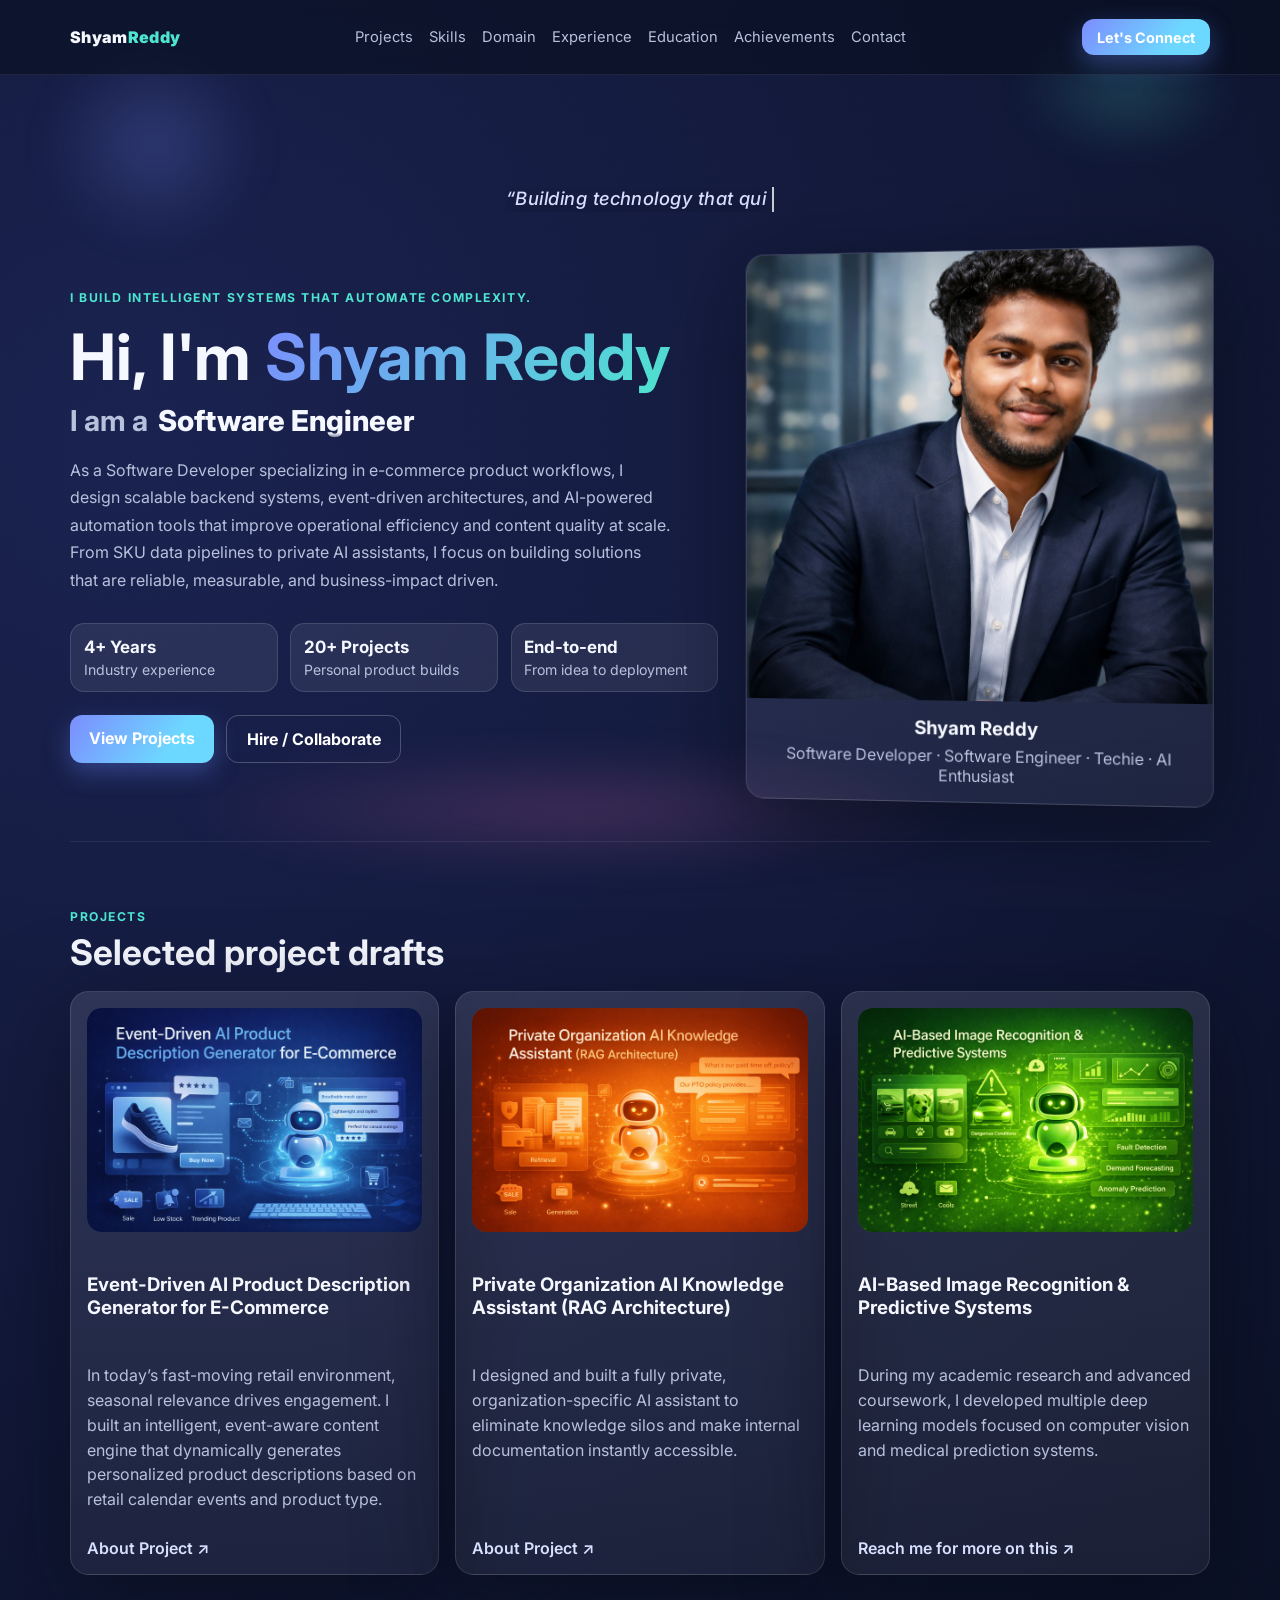
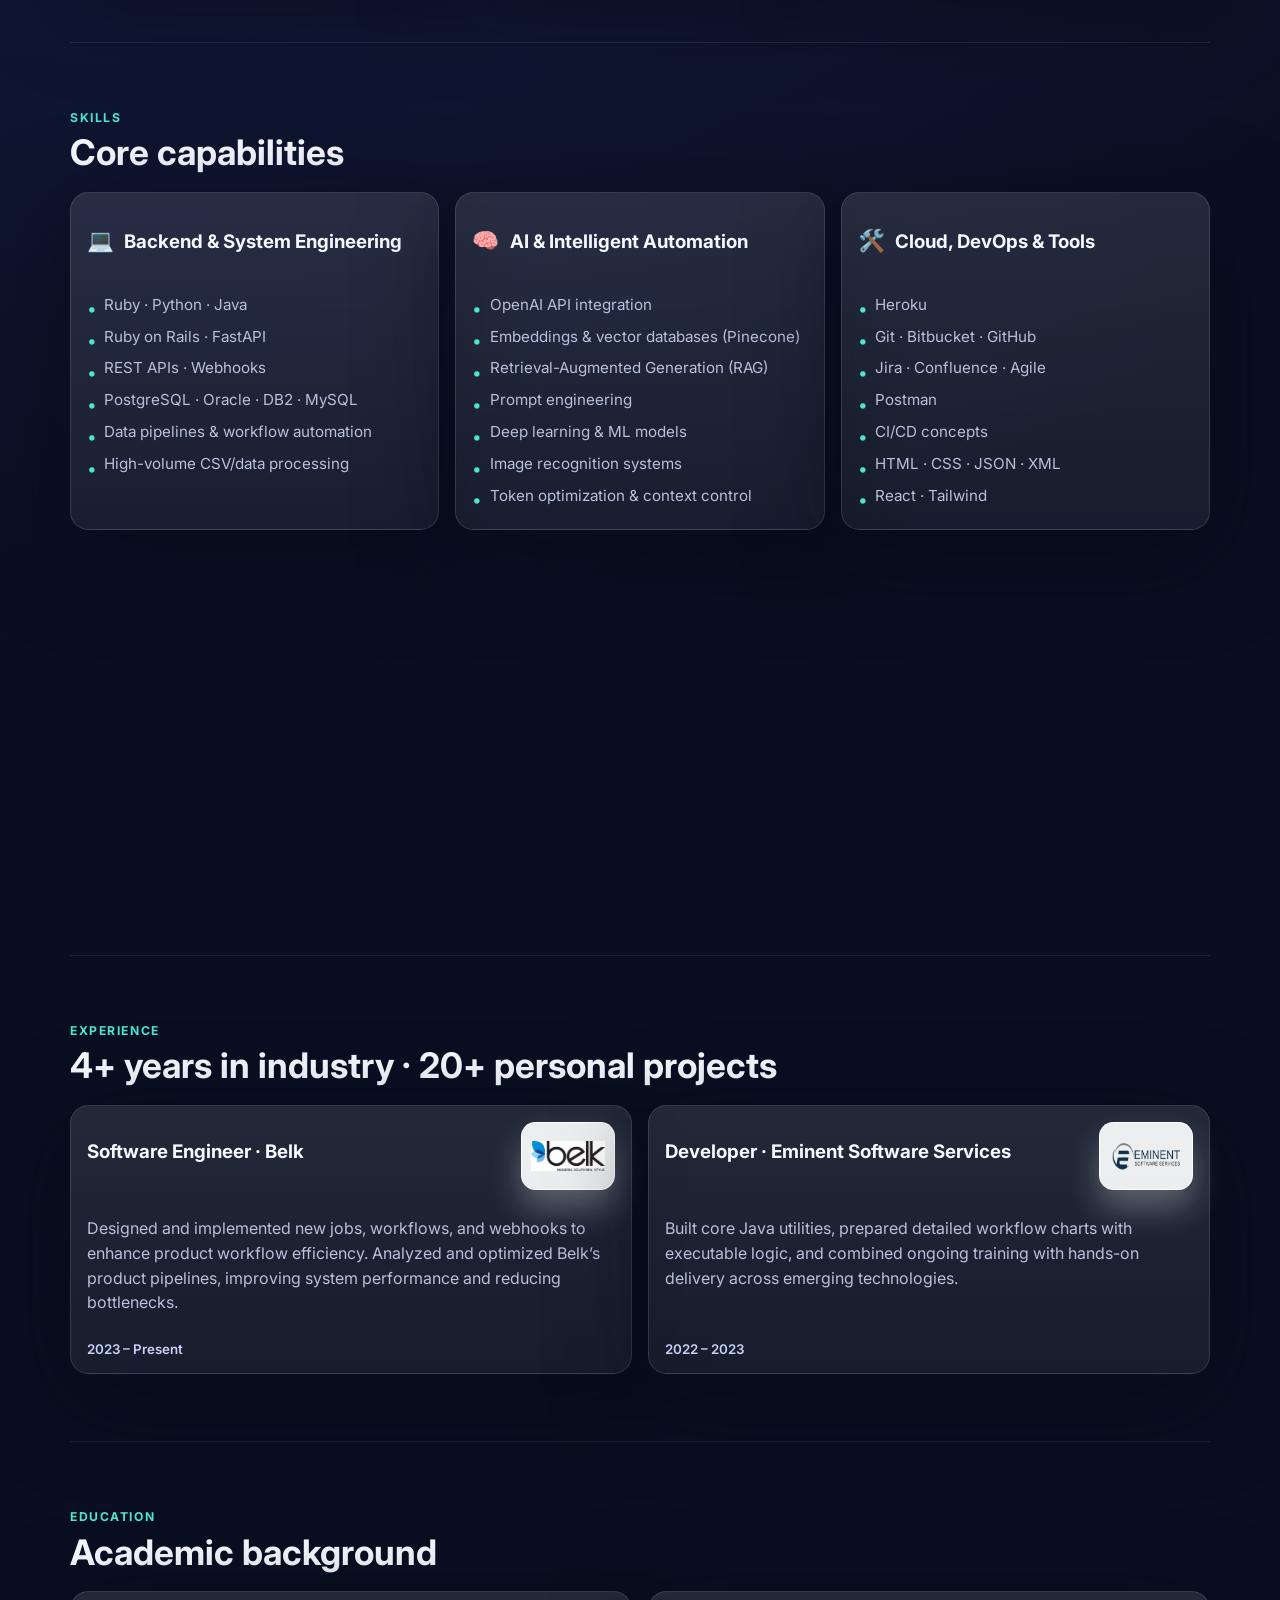
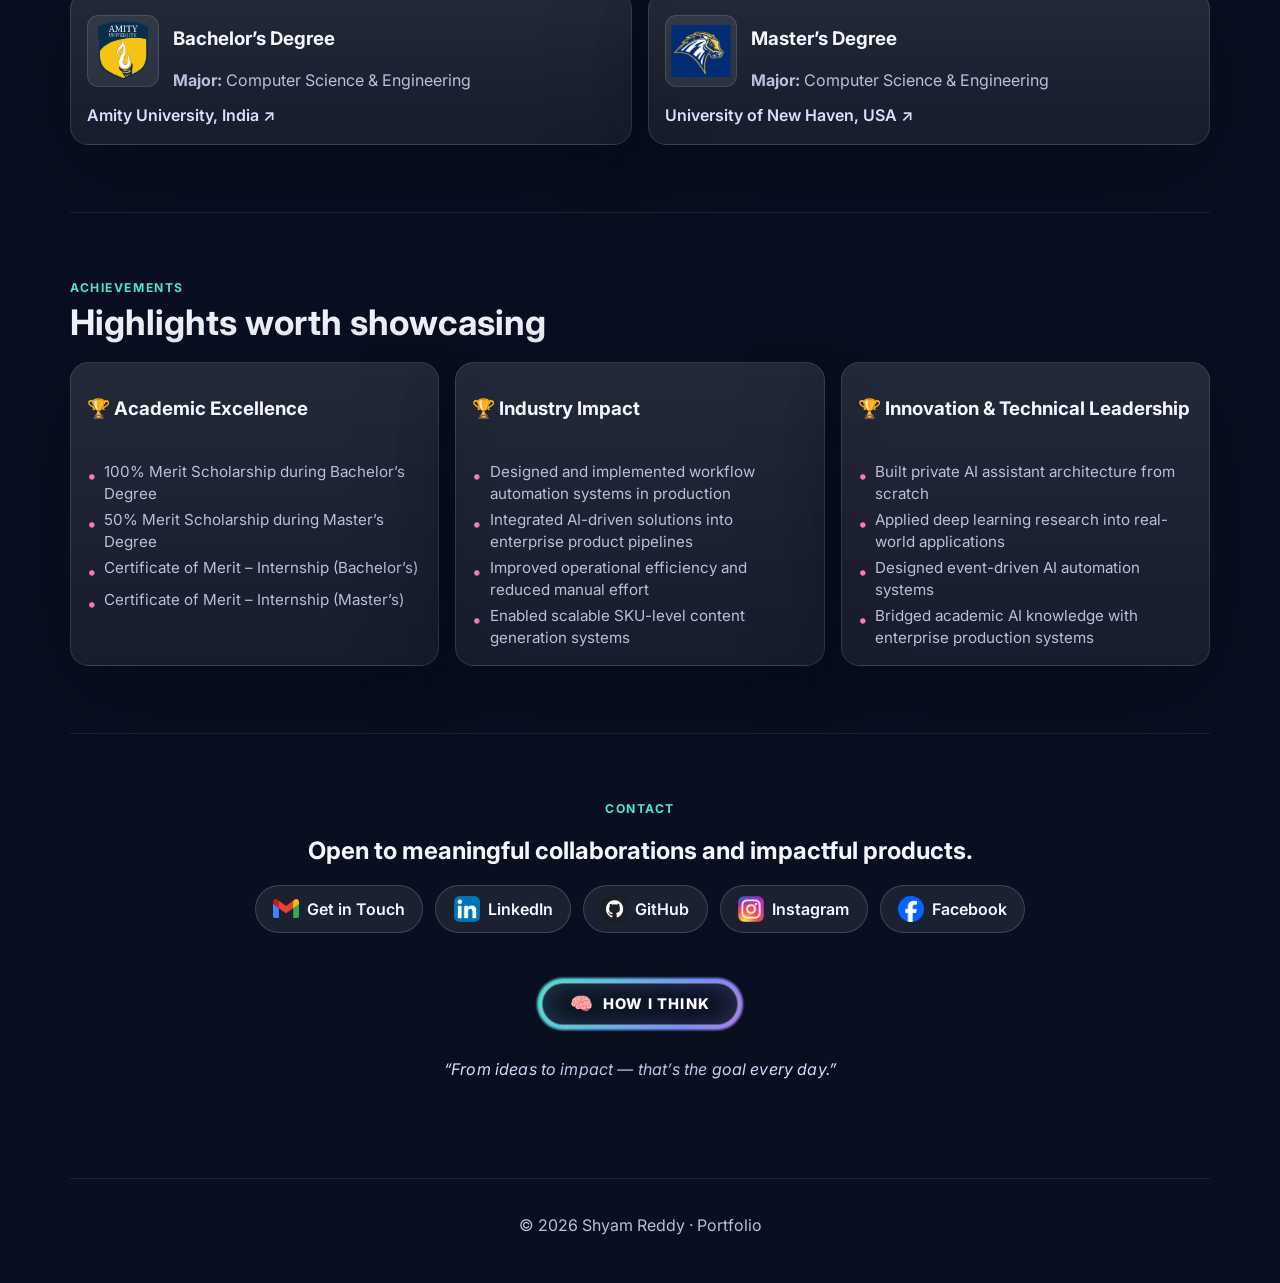
<file: index.html>
<!DOCTYPE html>
<html lang="en">
  <head>
    <meta charset="UTF-8" />
    <meta name="viewport" content="width=device-width, initial-scale=1.0" />
    <meta
      name="description"
      content="Shyam Reddy portfolio draft with modern 2026 visual style, rolling headline, and complete personal branding sections."
    />
    <title>Shyam Reddy | Software Portfolio</title>
    <link rel="preconnect" href="https://fonts.googleapis.com" />
    <link rel="preconnect" href="https://fonts.gstatic.com" crossorigin />
    <link
      href="https://fonts.googleapis.com/css2?family=Inter:wght@400;500;600;700;800;900&display=swap"
      rel="stylesheet"
    />
    <link
      rel="icon"
      href="data:image/svg+xml,%3Csvg xmlns='http://www.w3.org/2000/svg' viewBox='0 0 100 100'%3E%3Ctext x='50%25' y='52%25' text-anchor='middle' dominant-baseline='central' font-size='100'%3E%F0%9F%92%BB%3C/text%3E%3C/svg%3E"
    />
    <link rel="stylesheet" href="styles.css" />
  </head>
  <body>
    <div class="ambient"></div>
    <div class="noise"></div>

    <header class="site-header">
      <div class="container nav-wrap">
        <a class="brand" href="#home">Shyam<span>Reddy</span></a>
        <nav class="nav" id="site-nav">
          <a href="#projects">Projects</a>
          <a href="#skills">Skills</a>
          <a href="#domain">Domain</a>
          <a href="#experience">Experience</a>
          <a href="#education">Education</a>
          <a href="#achievements">Achievements</a>
          <a href="#contact">Contact</a>
        </nav>
        <div class="nav-actions">
          <a class="btn btn-small" href="#contact">Let's Connect</a>
          <button class="menu-toggle" aria-label="Toggle navigation" aria-controls="site-nav" aria-expanded="false">
            <span class="menu-toggle-line"></span>
            <span class="menu-toggle-line"></span>
            <span class="menu-toggle-line"></span>
          </button>
        </div>
      </div>
    </header>

    <main id="home">
      <section class="hero container reveal">
        <p
          class="hero-quote"
          data-quote="“Building technology that quietly makes everyday lives better.”"
        >
          <span class="hero-quote-text" aria-label="Building technology that quietly makes everyday lives better.">
            “Building technology that quietly makes everyday lives better.”
          </span>
        </p>

        <div class="hero-layout">
          <article class="hero-copy">
            <p class="tag">I build intelligent systems that automate complexity.</p>
            <h1>
              Hi, I'm <span class="name-gradient">Shyam Reddy</span>
              <span class="role-line">
                <span>I am a</span>
                <span class="rolling-wrapper" aria-live="polite">
                  <span id="rolling-track" class="rolling-track">
                    <span>Software Developer</span>
                    <span>Software Engineer</span>
                    <span>Techie</span>
                    <span>AI Enthusiast</span>
                    <span>Software Developer</span>
                  </span>
                </span>
              </span>
            </h1>
            <p class="lead">
              As a Software Developer specializing in e-commerce product workflows, I design scalable backend systems, event-driven architectures, and AI-powered automation tools that improve operational efficiency and content quality at scale.

From SKU data pipelines to private AI assistants, I focus on building solutions that are reliable, measurable, and business-impact driven.
            </p>
            <div class="hero-stats">
              <div>
                <h3>4+ Years</h3>
                <p>Industry experience</p>
              </div>
              <div>
                <h3>20+ Projects</h3>
                <p>Personal product builds</p>
              </div>
              <div>
                <h3>End-to-end</h3>
                <p>From idea to deployment</p>
              </div>
            </div>
            <div class="hero-actions">
              <a class="btn" href="#projects">View Projects</a>
              <a class="btn ghost" href="#contact">Hire / Collaborate</a>
            </div>
          </article>

          <article class="profile-card">
            <img src="assets/Shyam_portfolio.png" alt="Shyam Reddy profile portrait" />
            <div class="profile-meta">
              <h3>Shyam Reddy</h3>
              <p>Software Developer · Software Engineer · Techie · AI Enthusiast</p>
            </div>
          </article>
        </div>
      </section>

      <section id="projects" class="container reveal">
        <div class="section-head">
          <p class="tag">Projects</p>
          <h2>Selected project drafts</h2>
        </div>
        <div class="grid three">
          <article class="card project-card">
            <figure class="thumb project-thumb">
              <img
                src="assets/ai-description.png"
                alt="AI-generated ecommerce product descriptions displayed on multiple screens"
                loading="lazy"
              />
            </figure>
            <h3>Event-Driven AI Product Description Generator for E-Commerce</h3>
            <p>In today’s fast-moving retail environment, seasonal relevance drives engagement. I built an intelligent, event-aware content engine that dynamically generates personalized product descriptions based on retail calendar events and product type.</p>
            <a
              href="https://www.linkedin.com/feed/update/urn:li:activity:7337219606584995840/"
              target="_blank"
              rel="noopener noreferrer"
              aria-label="Open event-driven AI product description generator project"
            >
              About Project ↗
            </a>
          </article>
          <article class="card project-card">
            <figure class="thumb project-thumb">
              <img
                src="assets/chatbot.png"
                alt="Private AI assistant interface with knowledge graph overlays"
                loading="lazy"
              />
            </figure>
            <h3>Private Organization AI Knowledge Assistant (RAG Architecture)</h3>
            <p>I designed and built a fully private, organization-specific AI assistant to eliminate knowledge silos and make internal documentation instantly accessible.</p>
            <a
              href="https://www.linkedin.com/feed/update/urn:li:activity:7371647512354398208/"
              target="_blank"
              rel="noopener noreferrer"
              aria-label="Open private organization AI knowledge assistant project"
            >
              About Project ↗
            </a>
          </article>
          <article class="card project-card">
            <figure class="thumb project-thumb">
              <img
                src="assets/image-prediction.png"
                alt="Neural network visualization analyzing medical imagery"
                loading="lazy"
              />
            </figure>
            <h3>AI-Based Image Recognition & Predictive Systems</h3>
            <p>During my academic research and advanced coursework, I developed multiple deep learning models focused on computer vision and medical prediction systems.</p>
            <a
              href="https://www.linkedin.com/in/shyamrb/details/projects/"
              target="_blank"
              rel="noopener noreferrer"
              aria-label="Open AI-based image recognition and predictive systems details"
            >
              Reach me for more on this ↗
            </a>
          </article>
        </div>
      </section>

      <section id="skills" class="container reveal panel">
        <div class="section-head">
          <p class="tag">Skills</p>
          <h2>Core capabilities</h2>
        </div>
        <div class="grid three">
          <article class="card">
            <h3><span class="skill-icon" aria-hidden="true">💻</span> Backend &amp; System Engineering</h3>
            <ul class="skill-list">
              <li>Ruby · Python · Java</li>
              <li>Ruby on Rails · FastAPI</li>
              <li>REST APIs · Webhooks</li>
              <li>PostgreSQL · Oracle · DB2 · MySQL</li>
              <li>Data pipelines &amp; workflow automation</li>
              <li>High-volume CSV/data processing</li>
            </ul>
          </article>
          <article class="card">
            <h3><span class="skill-icon" aria-hidden="true">🧠</span> AI &amp; Intelligent Automation</h3>
            <ul class="skill-list">
              <li>OpenAI API integration</li>
              <li>Embeddings &amp; vector databases (Pinecone)</li>
              <li>Retrieval-Augmented Generation (RAG)</li>
              <li>Prompt engineering</li>
              <li>Deep learning &amp; ML models</li>
              <li>Image recognition systems</li>
              <li>Token optimization &amp; context control</li>
            </ul>
          </article>
          <article class="card">
            <h3><span class="skill-icon" aria-hidden="true">🛠️</span> Cloud, DevOps &amp; Tools</h3>
            <ul class="skill-list">
              <li>Heroku</li>
              <li>Git · Bitbucket · GitHub</li>
              <li>Jira · Confluence · Agile</li>
              <li>Postman</li>
              <li>CI/CD concepts</li>
              <li>HTML · CSS · JSON · XML</li>
              <li>React · Tailwind</li>
            </ul>
          </article>
        </div>
      </section>

      <section id="domain" class="container reveal">
        <div class="section-head">
          <p class="tag">Domain</p>
          <h2>Ecommerce &amp; Retail Systems</h2>
        </div>
        <article class="card highlight">
          <p>
            I specialize in product-centric e-commerce ecosystems — focusing on the architecture behind product workflows, data enrichment, SKU structuring, and content automation.My work directly supports large-scale retail environments handling high-volume product catalogs and cross-team operational workflows.
          </p>
        </article>
      </section>

      <section id="experience" class="container reveal">
        <div class="section-head">
          <p class="tag">Experience</p>
          <h2>4+ years in industry · 20+ personal projects</h2>
        </div>
        <div class="timeline">
          <article class="card experience-card">
            <div class="experience-card-head">
              <h3>Software Engineer · Belk</h3>
              <a
                class="experience-logo-link experience-logo-link--bright"
                href="https://www.belk.com/"
                target="_blank"
                rel="noopener noreferrer"
                aria-label="Visit Belk website"
              >
                <img
                  class="experience-logo"
                  src="assets/belk-logo.jpeg"
                  alt="Belk logo"
                  loading="lazy"
                />
              </a>
            </div>
            <p>
              Designed and implemented new jobs, workflows, and webhooks to enhance product workflow efficiency.
              Analyzed and optimized Belk’s product pipelines, improving system performance and reducing bottlenecks.
            </p>
            <small>2023 – Present</small>
          </article>
          <article class="card experience-card">
            <div class="experience-card-head">
              <h3>Developer · Eminent Software Services</h3>
              <a
                class="experience-logo-link experience-logo-link--bright"
                href="https://www.eminent8.com/"
                target="_blank"
                rel="noopener noreferrer"
                aria-label="Visit Eminent Software Services website"
              >
                <img
                  class="experience-logo"
                  src="assets/eminent-logo.png"
                  alt="Eminent Software Services logo"
                  loading="lazy"
                />
              </a>
            </div>
            <p>
              Built core Java utilities, prepared detailed workflow charts with executable logic, and combined ongoing training with hands-on delivery across emerging technologies.
            </p>
            <small>2022 – 2023</small>
          </article>
        </div>
      </section>

      <section id="education" class="container reveal panel">
        <div class="section-head">
          <p class="tag">Education</p>
          <h2>Academic background</h2>
        </div>
        <div class="grid two">
          <article class="card education-card">
            <div class="edu-headline">
              <img
                class="edu-logo"
                src="assets/Amity_University_logo.png"
                alt="Amity University logo"
                loading="lazy"
              />
              <div>
                <h3>Bachelor’s Degree</h3>
                <p><strong>Major:</strong> Computer Science &amp; Engineering</p>
              </div>
            </div>
            <p>
              <a href="https://www.amity.edu/" target="_blank" rel="noopener noreferrer">
                Amity University, India ↗
              </a>
            </p>
          </article>
          <article class="card education-card">
            <div class="edu-headline">
              <img
                class="edu-logo"
                src="assets/unh-logo.png"
                alt="University of New Haven logo"
                loading="lazy"
              />
              <div>
                <h3>Master’s Degree</h3>
                <p><strong>Major:</strong> Computer Science &amp; Engineering</p>
              </div>
            </div>
            <p>
              <a href="https://www.newhaven.edu/index.php" target="_blank" rel="noopener noreferrer">
                University of New Haven, USA ↗
              </a>
            </p>
          </article>
        </div>
      </section>

      <section id="achievements" class="container reveal">
        <div class="section-head">
          <p class="tag">Achievements</p>
          <h2>Highlights worth showcasing</h2>
        </div>
        <div class="grid three">
          <article class="card">
            <h3>🏆 Academic Excellence</h3>
            <ul class="achievement-list">
              <li>100% Merit Scholarship during Bachelor’s Degree</li>
              <li>50% Merit Scholarship during Master’s Degree</li>
              <li>Certificate of Merit – Internship (Bachelor’s)</li>
              <li>Certificate of Merit – Internship (Master’s)</li>
            </ul>
          </article>
          <article class="card">
            <h3>🏆 Industry Impact</h3>
            <ul class="achievement-list">
              <li>Designed and implemented workflow automation systems in production</li>
              <li>Integrated AI-driven solutions into enterprise product pipelines</li>
              <li>Improved operational efficiency and reduced manual effort</li>
              <li>Enabled scalable SKU-level content generation systems</li>
            </ul>
          </article>
          <article class="card">
            <h3>🏆 Innovation &amp; Technical Leadership</h3>
            <ul class="achievement-list">
              <li>Built private AI assistant architecture from scratch</li>
              <li>Applied deep learning research into real-world applications</li>
              <li>Designed event-driven AI automation systems</li>
              <li>Bridged academic AI knowledge with enterprise production systems</li>
            </ul>
          </article>
        </div>
      </section>

      <section id="contact" class="container cta reveal">
        <p class="tag">Contact</p>
        <h2>Open to meaningful collaborations and impactful products.</h2>
        <div class="contact-links">
          <a class="contact-chip" href="mailto:shyamreddybeeram0@gmail.com?subject=Shyam%2C%20writing%20to%20you%20from%20Portfolio%20website">
            <span class="contact-icon" aria-hidden="true">
              <img src="assets/Gmail_icon.png" alt="" loading="lazy" aria-hidden="true" />
            </span>
            <span>Get in Touch</span>
          </a>
          <a class="contact-chip" href="https://www.linkedin.com/in/shyamrb/" target="_blank" rel="noopener noreferrer">
            <span class="contact-icon" aria-hidden="true">
              <img src="assets/LinkedIn_logo.png" alt="" loading="lazy" aria-hidden="true" />
            </span>
            <span>LinkedIn</span>
          </a>
          <a class="contact-chip" href="https://github.com/shyamecomm" target="_blank" rel="noopener noreferrer">
            <span class="contact-icon" aria-hidden="true">
              <img src="assets/github_logo.webp" alt="" loading="lazy" aria-hidden="true" />
            </span>
            <span>GitHub</span>
          </a>
          <a class="contact-chip" href="https://www.instagram.com/shyam._reddy/" target="_blank" rel="noopener noreferrer">
            <span class="contact-icon" aria-hidden="true">
              <img src="assets/Instagram_logo.svg.png" alt="" loading="lazy" aria-hidden="true" />
            </span>
            <span>Instagram</span>
          </a>
          <a class="contact-chip" href="https://www.facebook.com/profile.php?id=100004393396434" target="_blank" rel="noopener noreferrer">
            <span class="contact-icon" aria-hidden="true">
              <img src="assets/2023_Facebook.png" alt="" loading="lazy" aria-hidden="true" />
            </span>
            <span>Facebook</span>
          </a>
        </div>
        <div class="contact-cta">
          <a class="btn-live" href="how-i-think.html">
            <span class="btn-live-icon" aria-hidden="true">🧠</span>
            <span class="btn-live-label">How I Think</span>
          </a>
        </div>
        <p class="closing-quote">“From ideas to impact — that’s the goal every day.”</p>
      </section>
    </main>

    <footer class="container footer">
      <p>© <span id="year"></span> Shyam Reddy · Portfolio</p>
    </footer>

    <script src="script.js"></script>
  </body>
</html>
</file>
<file: styles.css>
:root {
  --bg: #060913;
  --bg-soft: #0d1327;
  --surface: rgba(255, 255, 255, 0.08);
  --surface-strong: rgba(255, 255, 255, 0.12);
  --text: #f6f8ff;
  --muted: #b8c1dc;
  --accent: #7c8dff;
  --accent-2: #4de5cf;
  --accent-3: #ff74bd;
  --radius: 1.15rem;
  --shadow: 0 24px 90px rgba(6, 9, 19, 0.55);
}

* { box-sizing: border-box; }

html, body {
  margin: 0;
  font-family: "Inter", system-ui, -apple-system, sans-serif;
  color: var(--text);
  background: radial-gradient(circle at 10% 10%, #1a2250 0%, #090f21 44%), var(--bg);
  scroll-behavior: smooth;
}

body.nav-open { overflow: hidden; }

.ambient {
  position: fixed;
  inset: 0;
  pointer-events: none;
  background:
    radial-gradient(closest-side at 12% 16%, rgba(124, 141, 255, 0.24), transparent 70%),
    radial-gradient(closest-side at 88% 10%, rgba(77, 229, 207, 0.2), transparent 70%),
    radial-gradient(closest-side at 45% 90%, rgba(255, 116, 189, 0.18), transparent 70%);
  filter: blur(18px);
}

.noise {
  position: fixed;
  inset: 0;
  pointer-events: none;
  background-image: radial-gradient(rgba(255, 255, 255, 0.08) 0.5px, transparent 0.5px);
  background-size: 3px 3px;
  opacity: 0.15;
}

.container { width: min(1140px, 92vw); margin: 0 auto; }

.site-header {
  position: sticky;
  top: 0;
  z-index: 80;
  backdrop-filter: blur(14px);
  background: rgba(9, 15, 32, 0.62);
  border-bottom: 1px solid rgba(255, 255, 255, 0.08);
}

.nav-wrap {
  min-height: 74px;
  display: flex;
  align-items: center;
  justify-content: space-between;
  gap: 1rem;
  position: relative;
}
.brand { color: var(--text); text-decoration: none; font-weight: 900; letter-spacing: 0.02em; }
.brand span { color: var(--accent-2); }

.nav { display: flex; gap: 1rem; flex-wrap: wrap; justify-content: center; }
.nav a {
  color: var(--muted);
  text-decoration: none;
  font-size: 0.92rem;
  transition: color 180ms ease;
}
.nav a:hover { color: var(--text); }

.nav-actions {
  display: flex;
  align-items: center;
  gap: 0.6rem;
}

.menu-toggle {
  display: none;
  width: 46px;
  height: 46px;
  border-radius: 999px;
  border: 1px solid rgba(255, 255, 255, 0.22);
  background: rgba(6, 9, 19, 0.75);
  backdrop-filter: blur(8px);
  align-items: center;
  justify-content: center;
  flex-direction: column;
  gap: 0.28rem;
  cursor: pointer;
  transition: border-color 200ms ease, background 200ms ease;
}

.menu-toggle-line {
  width: 20px;
  height: 2px;
  border-radius: 999px;
  background: var(--text);
  transition: transform 200ms ease, opacity 200ms ease;
}

.menu-toggle.open .menu-toggle-line:nth-child(1) {
  transform: translateY(6px) rotate(45deg);
}

.menu-toggle.open .menu-toggle-line:nth-child(2) {
  opacity: 0;
}

.menu-toggle.open .menu-toggle-line:nth-child(3) {
  transform: translateY(-6px) rotate(-45deg);
}

main { padding-bottom: 2rem; }

.hero { padding: clamp(4.5rem, 8vw, 6rem) 0 2.4rem; }
.hero-quote,
.closing-quote {
  margin: 0;
  text-align: center;
  color: #d8deff;
  font-style: italic;
  letter-spacing: 0.01em;
}

.hero-quote {
  position: relative;
  display: flex;
  justify-content: center;
  max-width: 720px;
  margin: 0.6rem auto 0;
  padding: 0.4rem 1.6rem;
  font-weight: 500;
  text-align: center;
  text-shadow: 0 6px 18px rgba(15, 24, 52, 0.55);
}

.hero-quote-text {
  display: inline-block;
  margin: 0 auto;
  padding-right: 0.35rem;
  font-family: "Space Mono", "Inter", monospace;
  font-size: clamp(0.72rem, 1.95vw, 1.15rem);
  letter-spacing: 0.025em;
  white-space: pre-wrap;
  overflow: hidden;
  border-right: 2px solid rgba(255, 255, 255, 0.78);
  min-height: 1.35em;
  animation: heroCaretBlink 0.7s steps(1) infinite;
}

.hero-layout {
  margin-top: 2rem;
  display: grid;
  grid-template-columns: 1.16fr 0.84fr;
  gap: 1.4rem;
  align-items: center;
}

.tag {
  margin: 0;
  color: var(--accent-2);
  font-size: 0.76rem;
  text-transform: uppercase;
  letter-spacing: 0.13em;
  font-weight: 700;
}

.hero h1 { margin: 0.9rem 0 1rem; font-size: clamp(2.1rem, 5vw, 4.5rem); line-height: 1.15; }
.name-gradient {
  background: linear-gradient(130deg, var(--accent), var(--accent-2));
  background-clip: text;
  -webkit-background-clip: text;
  color: transparent;
}

.role-line {
  display: flex;
  align-items: center;
  gap: 0.6rem;
  margin-top: 0.45rem;
  width: 100%;
  font-size: clamp(1.1rem, 2.4vw, 1.8rem);
  line-height: 1.3;
  color: var(--muted);
  flex-wrap: nowrap;
}

.rolling-wrapper {
  position: relative;
  height: 1.4em;
  width: clamp(16ch, 26vw, 22ch);
  overflow: hidden;
  mask-image: linear-gradient(to bottom, transparent 0%, black 20%, black 80%, transparent 100%);
}

.rolling-track {
  position: absolute;
  left: 0;
  top: 0;
  display: flex;
  flex-direction: column;
  transform: translateY(0);
}

.rolling-track span {
  display: block;
  height: 1.4em;
  line-height: 1.4em;
  font-weight: 800;
  color: var(--text);
  white-space: nowrap;
}

@keyframes heroCaretBlink {
  0%, 45% { border-right-color: rgba(255, 255, 255, 0.78); }
  55%, 100% { border-right-color: transparent; }
}

.lead { color: var(--muted); max-width: 60ch; line-height: 1.72; }

.hero-stats {
  margin-top: 1.8rem;
  display: grid;
  grid-template-columns: repeat(3, 1fr);
  gap: 0.8rem;
}
.hero-stats > div {
  background: var(--surface);
  border: 1px solid rgba(255, 255, 255, 0.13);
  border-radius: 0.9rem;
  padding: 0.8rem;
}
.hero-stats h3 { margin: 0; font-size: 1.06rem; }
.hero-stats p { margin: 0.28rem 0 0; color: var(--muted); font-size: 0.88rem; }

.hero-actions { margin-top: 1.45rem; display: flex; flex-wrap: wrap; gap: 0.75rem; }

.btn {
  text-decoration: none;
  font-weight: 700;
  color: white;
  background: linear-gradient(125deg, var(--accent), #6dd8ff 70%);
  border-radius: 0.76rem;
  padding: 0.8rem 1.2rem;
  box-shadow: 0 9px 24px rgba(102, 135, 255, 0.34);
  transition: transform 180ms ease;
}
.btn:hover { transform: translateY(-2px); }
.btn.ghost {
  background: transparent;
  border: 1px solid rgba(255, 255, 255, 0.23);
  box-shadow: none;
}
.btn-small { font-size: 0.9rem; padding: 0.6rem 0.95rem; }

.profile-card,
.card {
  background: linear-gradient(180deg, rgba(255, 255, 255, 0.11), rgba(255, 255, 255, 0.06));
  border: 1px solid rgba(255, 255, 255, 0.12);
  border-radius: var(--radius);
  box-shadow: var(--shadow);
}

.profile-card {
  overflow: hidden;
  transform: perspective(900px) rotateY(-4deg);
  transition: transform 240ms ease;
}
.profile-card:hover { transform: perspective(900px) rotateY(0deg) translateY(-3px); }
.profile-card img { width: 100%; height: 450px; object-fit: cover; display: block; }
.profile-meta {
  padding: 1rem;
  text-align: center;
  display: flex;
  flex-direction: column;
  align-items: center;
  gap: 0.35rem;
}
.profile-meta h3 { margin: 0; }
.profile-meta p { color: var(--muted); margin: 0; text-align: center; }

section { margin: 0; }
main > section:not(.hero) {
  padding-block: clamp(2.8rem, 6vw, 4.2rem);
}
main > section + section {
  border-top: 1px solid rgba(255, 255, 255, 0.08);
}
.section-head h2 { margin: 0.4rem 0 0; font-size: clamp(1.55rem, 3vw, 2.2rem); }
.section-head + * { margin-top: 1.15rem; }
.panel { padding: 0; }

.grid { display: grid; gap: 1rem; margin-top: 0; align-items: stretch; }
.grid.three { grid-template-columns: repeat(auto-fit, minmax(280px, 1fr)); }
.grid.two { grid-template-columns: repeat(auto-fit, minmax(320px, 1fr)); }
.section-head + .grid { margin-top: 1.15rem; }

.card {
  padding: 1rem;
  display: flex;
  flex-direction: column;
  gap: 0.6rem;
  min-height: 100%;
  transition: transform 200ms ease, border-color 200ms ease;
}
.card:hover { transform: translateY(-5px); border-color: rgba(124, 141, 255, 0.58); }
.card p { color: var(--muted); line-height: 1.55; }
.card a { color: #d8e0ff; text-decoration: none; font-weight: 600; }
.card a:hover { text-decoration: underline; }
.project-card a { margin-top: auto; }

.experience-card { position: relative; }
.experience-card-head {
  display: flex;
  align-items: flex-start;
  justify-content: space-between;
  gap: 1rem;
}
.experience-logo-link {
  display: inline-flex;
  align-items: center;
  justify-content: center;
  border-radius: 0.9rem;
  background: rgba(255, 255, 255, 0.14);
  border: 1px solid rgba(255, 255, 255, 0.18);
  padding: 0.4rem 0.55rem;
  transition: transform 160ms ease, box-shadow 160ms ease;
}
.experience-logo-link:hover {
  transform: translateY(-2px);
  box-shadow: 0 10px 24px rgba(6, 9, 19, 0.45);
}
.experience-logo-link--bright {
  background: rgba(255, 255, 255, 0.92);
  border-color: rgba(255, 255, 255, 0.95);
  box-shadow: 0 18px 32px rgba(255, 255, 255, 0.28);
}
.experience-logo-link--bright .experience-logo {
  mix-blend-mode: multiply;
}
.experience-logo {
  width: 74px;
  height: 54px;
  object-fit: contain;
  border-radius: 0.45rem;
}

.project-thumb {
  overflow: hidden;
  position: relative;
  background: linear-gradient(135deg, rgba(255, 255, 255, 0.2), rgba(77, 229, 207, 0.08));
}

.thumb img {
  width: 100%;
  height: 100%;
  object-fit: cover;
  display: block;
  border-radius: inherit;
  transform: scale(1.02);
  transition: transform 250ms ease;
}

.project-card:hover .thumb img { transform: scale(1.06); }

.skill-list,
.achievement-list {
  list-style: none;
  margin: 0.75rem 0 0;
  padding: 0;
  display: flex;
  flex-direction: column;
  gap: 0.25rem;
  color: var(--muted);
  font-size: 0.95rem;
}

.skill-list li,
.achievement-list li {
  display: flex;
  gap: 0.45rem;
  line-height: 1.45;
}

.skill-list li::before,
.achievement-list li::before {
  content: '•';
  flex-shrink: 0;
  margin-top: 0.15rem;
  font-size: 1.1rem;
}

.skill-list li::before { color: var(--accent-2); }
.achievement-list li::before { color: var(--accent-3); }

.skill-icon {
  font-size: 1.35rem;
  margin-right: 0.4rem;
}

.thumb {
  min-height: 165px;
  border-radius: 0.9rem;
  margin: 0 0 0.8rem;
  overflow: hidden;
}
.gradient-1 { background: linear-gradient(135deg, #ff9ec4, #7f89ff 52%, #56efd0); }
.education-card {
  gap: 0.6rem;
}

.edu-headline {
  display: flex;
  gap: 0.85rem;
  align-items: center;
}

.edu-logo {
  width: 72px;
  height: 72px;
  object-fit: contain;
  border-radius: 0.7rem;
  background: rgba(255, 255, 255, 0.08);
  padding: 0.4rem;
  box-shadow: inset 0 0 0 1px rgba(255, 255, 255, 0.12);
}

.education-card p { margin: 0; }
.education-card p + p { margin-top: 0.5rem; }
.gradient-2 { background: linear-gradient(135deg, #ffbe7a, #f76895 52%, #875eff); }
.gradient-3 { background: linear-gradient(135deg, #53ceff, #6cf6c7 52%, #7982ff); }

.highlight { border: 1px solid rgba(77, 229, 207, 0.42); }

.timeline { display: grid; gap: 1rem; grid-template-columns: repeat(auto-fit, minmax(320px, 1fr)); }
.timeline small { color: #c7d1f5; font-weight: 600; }
.experience-card small {
  margin-top: auto;
  display: block;
}

.cta { text-align: center; padding-bottom: 3rem; }
.contact-links {
  margin-top: 1rem;
  display: flex;
  justify-content: center;
  gap: 0.75rem;
  flex-wrap: wrap;
}
.contact-links a {
  color: var(--text);
  text-decoration: none;
  background: rgba(255, 255, 255, 0.08);
  border: 1px solid rgba(255, 255, 255, 0.16);
  border-radius: 999px;
  padding: 0.62rem 1.1rem;
  transition: transform 170ms ease, border-color 170ms ease, background 170ms ease;
  display: inline-flex;
  align-items: center;
  gap: 0.5rem;
  font-weight: 600;
}
.contact-links a:hover {
  transform: translateY(-2px);
  border-color: rgba(124, 141, 255, 0.62);
  background: rgba(124, 141, 255, 0.18);
}

.contact-icon {
  display: inline-flex;
  align-items: center;
  justify-content: center;
  width: 1.6rem;
  height: 1.6rem;
}

.contact-icon svg,
.contact-icon img {
  width: 100%;
  height: 100%;
  display: block;
  border-radius: 0.35rem;
  object-fit: contain;
}

.contact-cta {
  width: 100%;
  margin-top: clamp(1.8rem, 4vw, 3rem);
  display: flex;
  justify-content: center;
}

.btn-live {
  position: relative;
  display: inline-flex;
  align-items: center;
  justify-content: center;
  gap: 0.55rem;
  padding: 0.72rem 1.85rem;
  border-radius: 999px;
  font-weight: 800;
  font-size: 0.92rem;
  color: #fefbff;
  text-decoration: none;
  text-transform: uppercase;
  letter-spacing: 0.08em;
  background: transparent;
  border: none;
  filter: drop-shadow(0 14px 32px rgba(9, 12, 24, 0.65));
  text-shadow: 0 4px 14px rgba(0, 0, 0, 0.32);
  isolation: isolate;
}

.btn-live-icon,
.btn-live-label {
  position: relative;
  z-index: 1;
}

.btn-live-icon { font-size: 1.15rem; }
.btn-live-label { letter-spacing: 0.08em; }

.btn-live::before,
.btn-live::after {
  content: '';
  position: absolute;
  border-radius: inherit;
  pointer-events: none;
  transition: opacity 220ms ease, background 220ms ease, border-color 220ms ease;
}

.btn-live::before {
  inset: -3px;
  background: linear-gradient(120deg, #4de5cf, #7c8dff, #ff74bd, #4de5cf);
  background-size: 220% 220%;
  filter: blur(1px);
  animation: glowPulse 3.2s ease-in-out infinite;
  z-index: -2;
}

.btn-live::after {
  inset: 2px;
  background: rgba(6, 9, 19, 0.92);
  border: 1px solid rgba(255, 255, 255, 0.32);
  box-shadow: inset 0 0 22px rgba(124, 141, 255, 0.25);
  z-index: -1;
}

.btn-live:hover {
  transform: translateY(-2px);
}

.btn-live:hover::after {
  background: rgba(6, 9, 19, 0.82);
  border-color: rgba(124, 141, 255, 0.7);
}

@keyframes glowPulse {
  0% {
    background-position: 0% 50%;
    opacity: 0.65;
    transform: scale(0.98);
  }
  50% {
    background-position: 100% 50%;
    opacity: 1;
    transform: scale(1.02);
  }
  100% {
    background-position: 0% 50%;
    opacity: 0.65;
    transform: scale(0.98);
  }
}

.closing-quote { margin-top: 2rem; }

.footer {
  border-top: 1px solid rgba(255, 255, 255, 0.08);
  color: var(--muted);
  padding: 1.25rem 0 2rem;
  text-align: center;
}

.reveal {
  opacity: 0;
  transform: translateY(16px);
  transition: opacity 600ms ease, transform 600ms ease;
}
.reveal.in-view {
  opacity: 1;
  transform: translateY(0);
}

@media (max-width: 1040px) {
  .menu-toggle { display: inline-flex; }
  .nav {
    position: fixed;
    top: 74px;
    left: auto;
    right: 1rem;
    bottom: auto;
    width: min(320px, 86vw);
    border-radius: 0 0 0 1.25rem;
    background: linear-gradient(185deg, rgba(4, 7, 16, 0.97), rgba(12, 19, 44, 0.9));
    backdrop-filter: blur(18px);
    display: flex;
    flex-direction: column;
    justify-content: flex-start;
    align-items: flex-start;
    flex-wrap: nowrap;
    gap: 1.1rem;
    padding: 1rem 1.5rem 1.8rem;
    z-index: 60;
    transform: translateY(-12px);
    opacity: 0;
    pointer-events: none;
    transition: transform 260ms ease, opacity 260ms ease;
    overflow-y: auto;
    max-height: calc(100vh - 96px);
    box-shadow: 0 22px 45px rgba(0, 0, 0, 0.32);
  }
  .nav.open {
    transform: translateY(0);
    opacity: 1;
    pointer-events: auto;
  }
  .nav a {
    font-size: 1.15rem;
    width: 100%;
    display: flex;
    align-items: center;
    justify-content: flex-start;
    padding-bottom: 0.45rem;
    border-bottom: 1px solid rgba(255, 255, 255, 0.08);
  }
  .nav a:last-child { border-bottom: none; }
  .hero-layout,
  .timeline,
  .grid.two,
  .grid.three,
  .hero-stats { grid-template-columns: 1fr; }
  .profile-card { transform: none; }
  .profile-card img {
    height: auto;
    max-height: min(72vh, 560px);
    aspect-ratio: 4 / 5;
    object-fit: contain;
    object-position: top center;
    background: radial-gradient(circle at 50% 8%, rgba(124, 141, 255, 0.2), rgba(9, 15, 32, 0.35));
  }
}

@media (max-width: 640px) {
  .edu-headline { flex-direction: column; align-items: flex-start; }
  .edu-logo {
    width: 60px;
    height: 60px;
    margin-bottom: 0.35rem;
  }
  .nav-actions .btn { display: none; }
}
</file>
